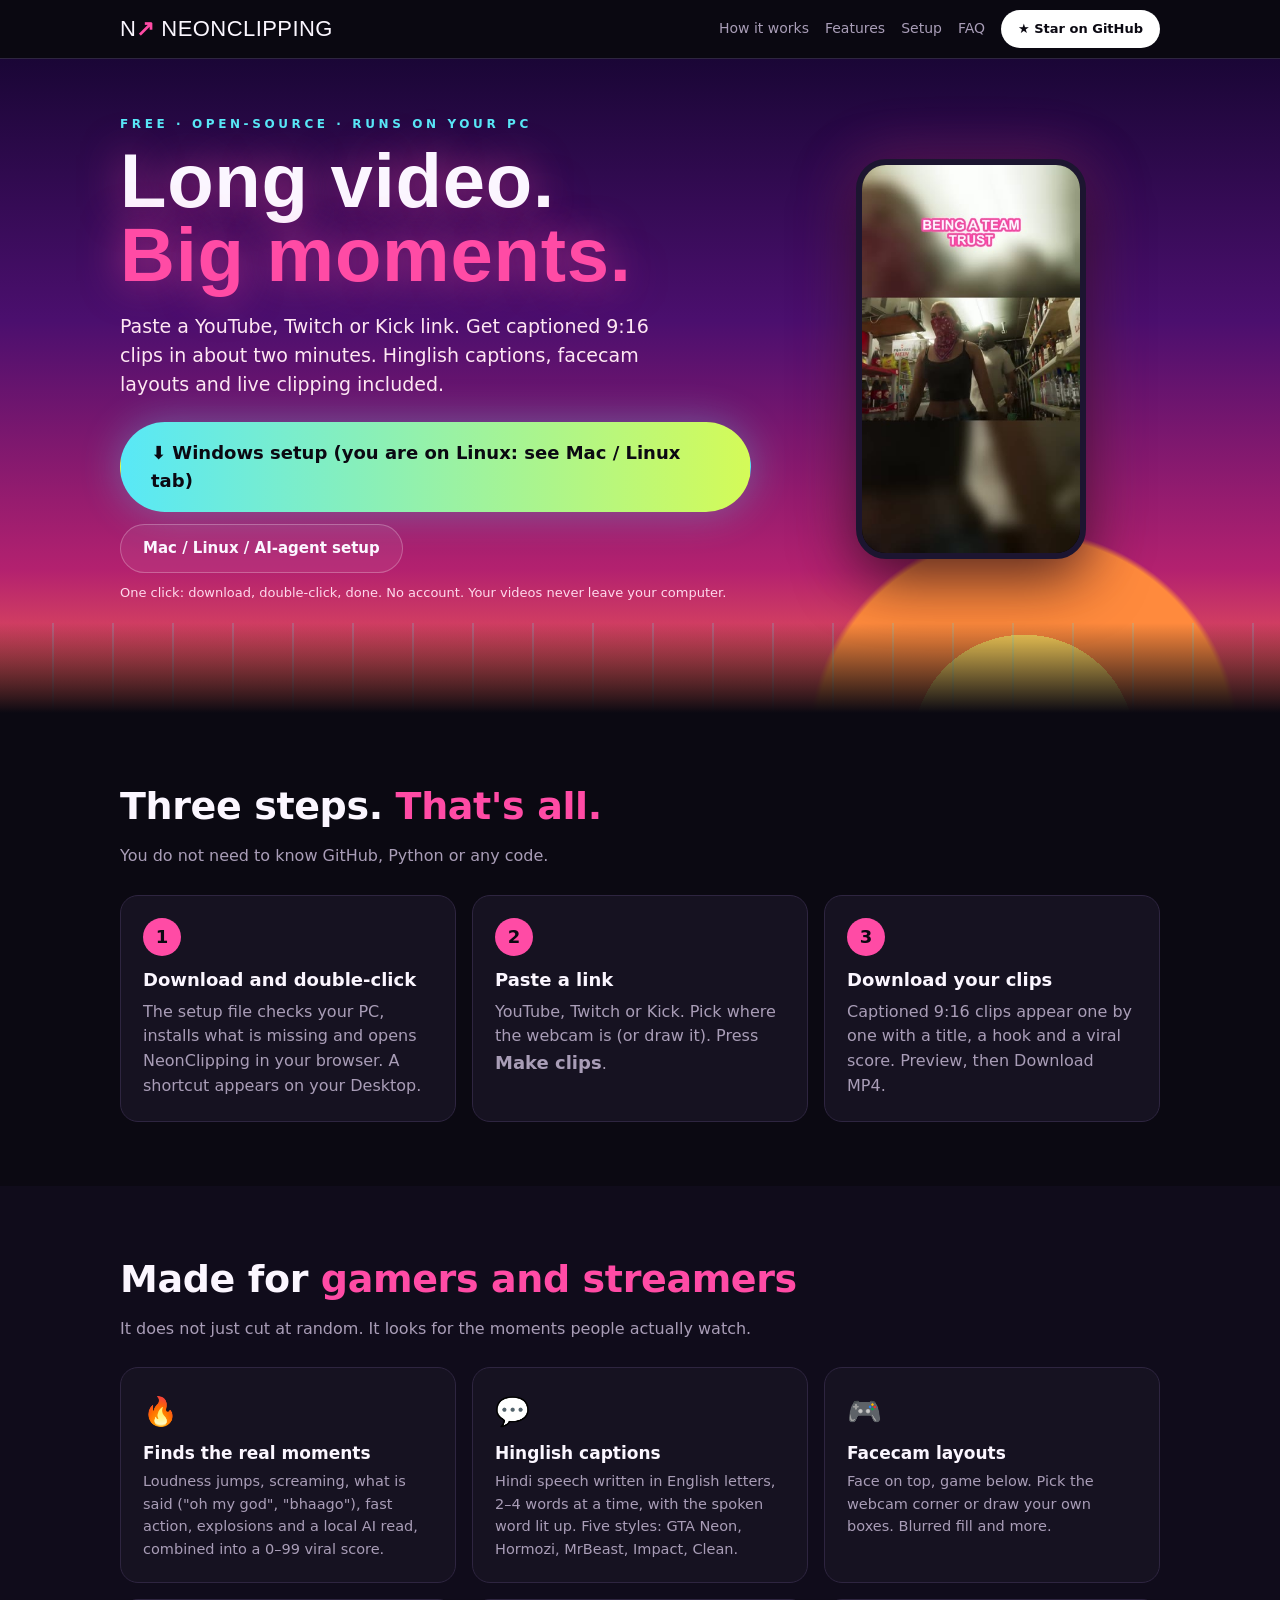
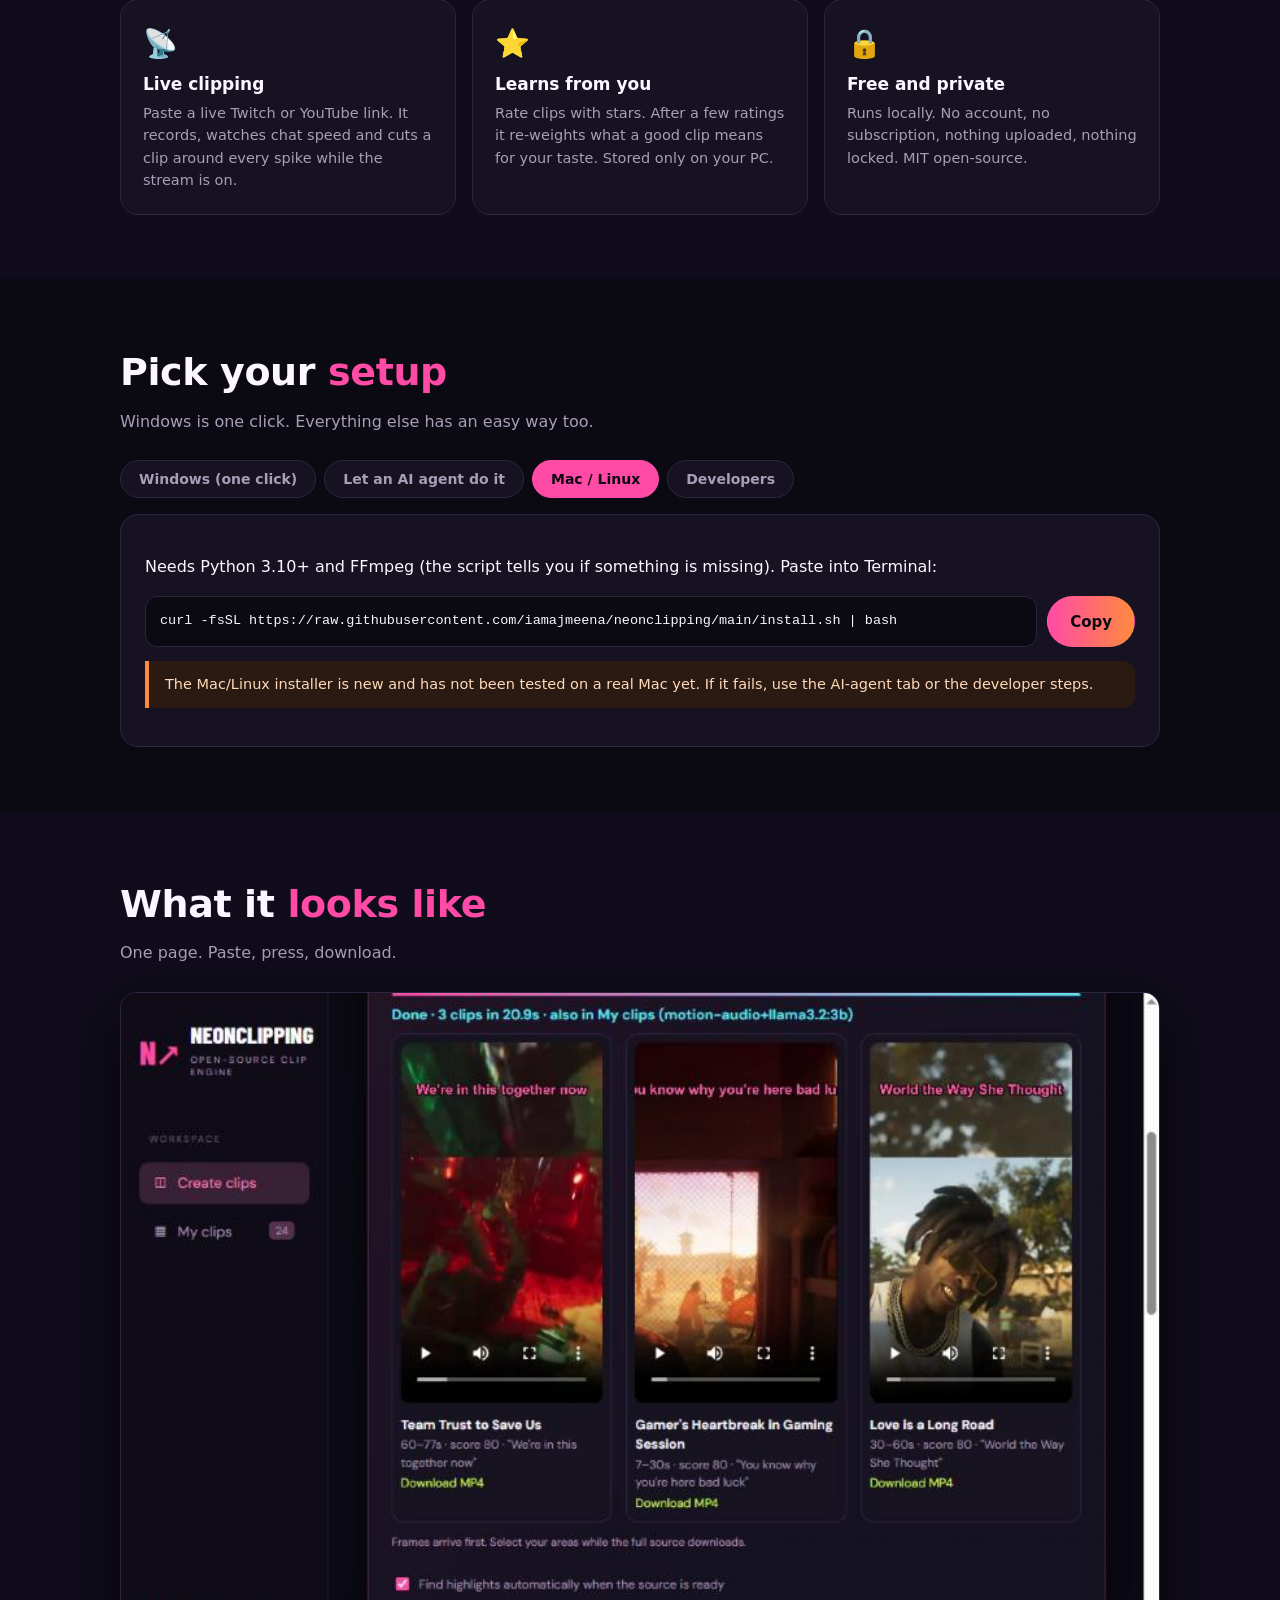
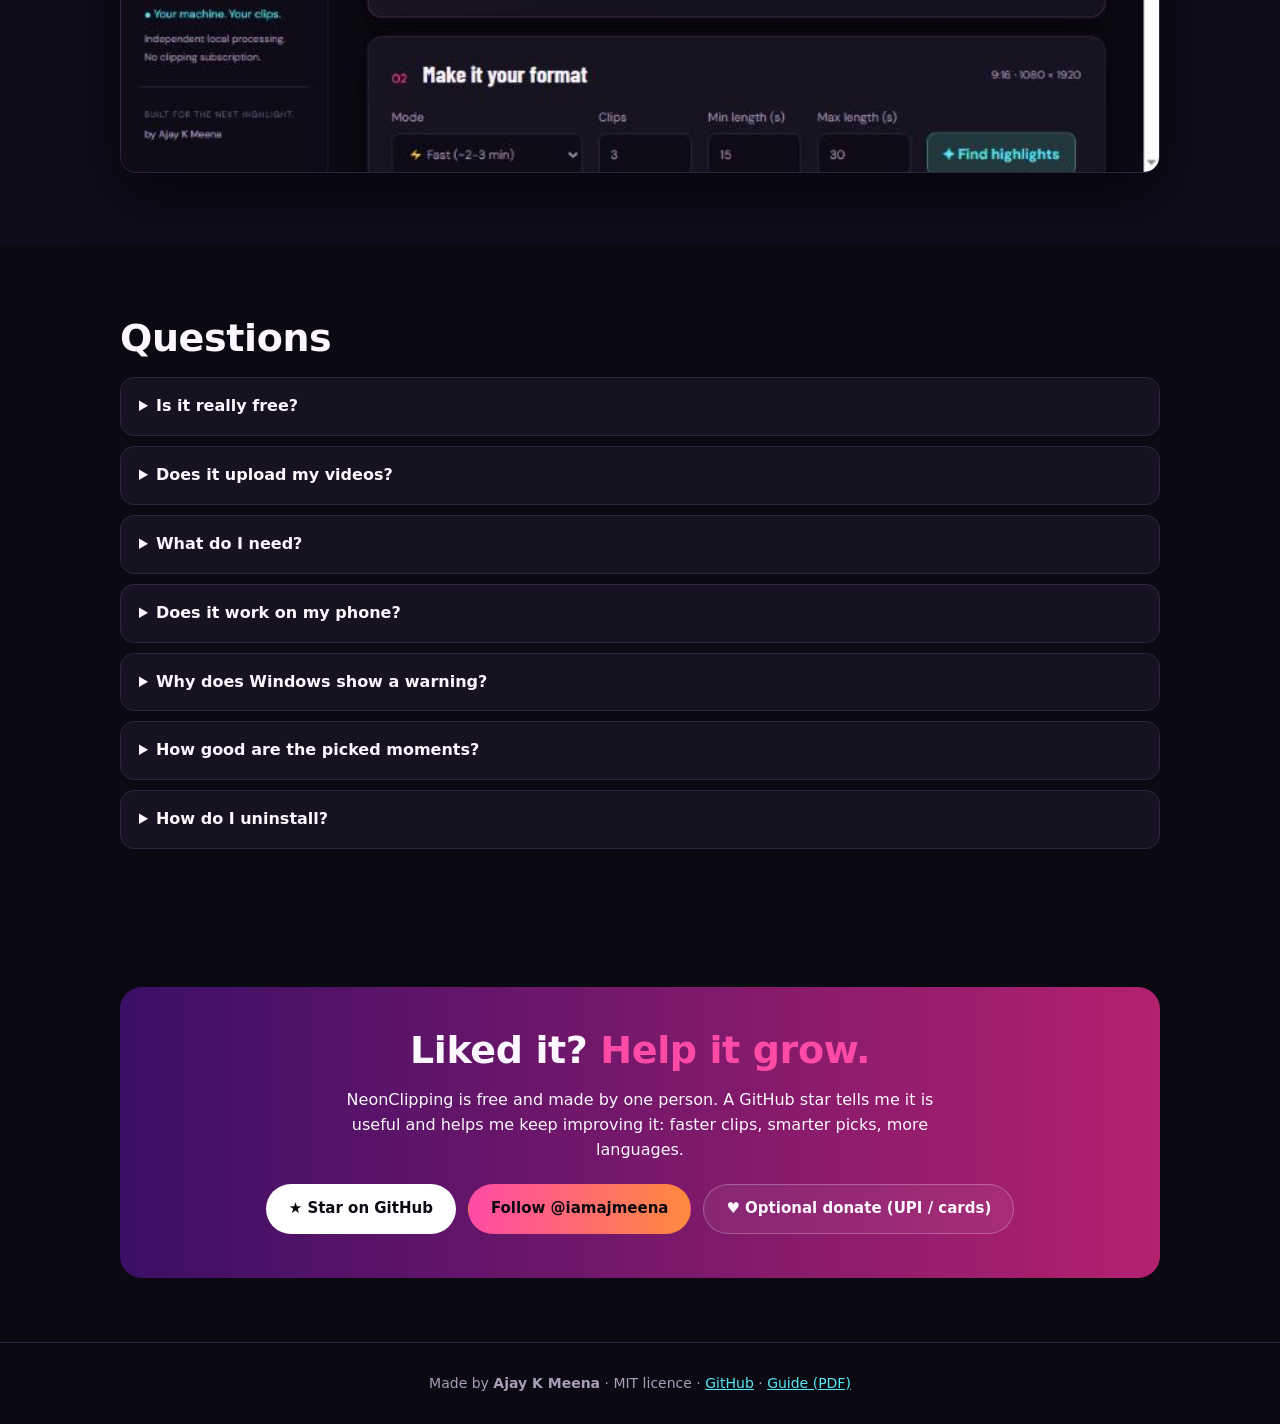
<file: neonclipping/docs/index.html>
<!doctype html>
<html lang="en">
<head>
<meta charset="utf-8">
<meta name="viewport" content="width=device-width, initial-scale=1">
<title>NeonClipping · Free AI clip maker for gamers and streamers</title>
<meta name="description" content="Paste a YouTube, Twitch or Kick link and get captioned 9:16 clips in about two minutes. Free, open-source, runs on your own PC. Hinglish captions, facecam layouts, live clipping.">
<meta property="og:title" content="NeonClipping: paste a link, get captioned 9:16 clips">
<meta property="og:description" content="Free and open-source. One-click setup for Windows. Hinglish captions, facecam layouts, live clipping, learns from your star ratings.">
<meta property="og:type" content="website">
<link rel="icon" href="data:image/svg+xml,%3Csvg xmlns='http://www.w3.org/2000/svg' viewBox='0 0 64 64'%3E%3Crect width='64' height='64' rx='14' fill='%230b0912'/%3E%3Ctext x='8' y='46' font-family='Impact,Arial Black' font-size='38' fill='%23ff4ba5'%3EN%3C/text%3E%3Cpath d='M34 40 L52 22 M40 22 H52 V34' stroke='%2358e8f7' stroke-width='5' fill='none' stroke-linecap='round'/%3E%3C/svg%3E">
<style>
:root{--bg:#0b0912;--panel:#161221;--line:#2e2540;--pink:#ff4ba5;--cyan:#58e8f7;--lime:#d4fb58;--orange:#ff8a3d;--white:#fbf6ff;--muted:#a99db7}
*{box-sizing:border-box}html{scroll-behavior:smooth}
body{margin:0;background:var(--bg);color:var(--white);font-family:"Segoe UI",system-ui,-apple-system,"Nirmala UI",sans-serif;line-height:1.55}
a{color:var(--cyan)}
.wrap{max-width:1080px;margin:0 auto;padding:0 20px}
nav{position:sticky;top:0;z-index:20;background:#0b0912e6;backdrop-filter:blur(10px);border-bottom:1px solid var(--line)}
nav .wrap{display:flex;align-items:center;gap:18px;height:58px}
.logo{font-family:Impact,"Arial Black",sans-serif;font-size:22px;letter-spacing:.02em;color:var(--white);text-decoration:none}.logo b{color:var(--pink)}
nav .links{margin-left:auto;display:flex;gap:16px;align-items:center;font-size:14px}nav .links a{color:var(--muted);text-decoration:none}nav .links a:hover{color:var(--white)}
.btn{display:inline-flex;align-items:center;gap:8px;border-radius:999px;padding:12px 22px;font-weight:800;text-decoration:none;border:1px solid transparent;cursor:pointer;font-size:15px;font-family:inherit}
.btn.main{background:linear-gradient(90deg,var(--cyan),var(--lime));color:#0b0912;font-size:18px;padding:16px 30px;box-shadow:0 0 40px #58e8f755}
.btn.pink{background:linear-gradient(90deg,var(--pink),var(--orange));color:#0b0912}
.btn.ghost{background:#ffffff10;border-color:#ffffff40;color:var(--white)}
.btn.white{background:#fff;color:#0b0912}
.btn:hover{transform:translateY(-2px)}
.hero{position:relative;overflow:hidden;background:radial-gradient(circle at 80% 105%,#ffd45a 0 9%,#ff8a3d 9% 17%,transparent 17.5%),linear-gradient(180deg,#1a0636 0%,#4b0f6e 40%,#b3216f 78%,#ff6a4d 100%)}
.hero::after{content:"";position:absolute;left:-10%;right:-10%;bottom:0;height:90px;background:linear-gradient(#0b091200,#0b0912),repeating-linear-gradient(90deg,#58e8f733 0 2px,transparent 2px 60px)}
.hero .wrap{display:grid;grid-template-columns:1.25fr .75fr;gap:30px;align-items:center;padding-top:56px;padding-bottom:110px;position:relative;z-index:1}
.kicker{letter-spacing:.3em;font-size:12px;font-weight:800;color:var(--cyan)}
h1{font-family:Impact,"Arial Black",sans-serif;font-size:clamp(40px,7vw,76px);line-height:.98;margin:10px 0 14px;letter-spacing:.01em;text-shadow:0 0 40px #ff4ba599}h1 em{font-style:normal;color:var(--pink)}
.sub{font-size:19px;max-width:560px;color:#ffe7f3}
.cta{display:flex;flex-wrap:wrap;gap:12px;margin:22px 0 10px}
.fine{font-size:13px;color:#ffd9ec}
.phone{justify-self:center;width:230px;border-radius:30px;border:6px solid #1c1530;box-shadow:0 20px 60px #000a,0 0 60px #ff4ba555;overflow:hidden;background:#000}
.phone img,.phone video{display:block;width:100%}
section{padding:64px 0}
h2{font-size:clamp(26px,4vw,38px);margin:0 0 8px;letter-spacing:-.01em}h2 em{font-style:normal;color:var(--pink)}
.lead{color:var(--muted);max-width:680px;margin:0 0 26px}
.steps{display:grid;grid-template-columns:repeat(3,1fr);gap:16px}
.step{background:var(--panel);border:1px solid var(--line);border-radius:18px;padding:22px}
.step .n{width:38px;height:38px;border-radius:50%;background:var(--pink);color:#0b0912;font-weight:900;display:flex;align-items:center;justify-content:center;margin-bottom:10px;font-size:18px}
.step b{font-size:18px}.step p{color:var(--muted);margin:6px 0 0}
.grid{display:grid;grid-template-columns:repeat(3,1fr);gap:16px}
.tile{background:var(--panel);border:1px solid var(--line);border-radius:18px;padding:22px}
.tile .ic{font-size:28px}.tile b{display:block;font-size:17px;margin:6px 0 4px}.tile p{margin:0;color:var(--muted);font-size:14.5px}
.tabs{display:flex;flex-wrap:wrap;gap:8px;margin-bottom:16px}
.tab{background:var(--panel);border:1px solid var(--line);color:var(--muted);padding:10px 18px;border-radius:999px;cursor:pointer;font-weight:700;font-family:inherit;font-size:14px}
.tab.on{background:var(--pink);border-color:var(--pink);color:#0b0912}
.pane{display:none;background:var(--panel);border:1px solid var(--line);border-radius:18px;padding:24px}.pane.on{display:block}
.pane ol{padding-left:20px;margin:10px 0}.pane li{margin:6px 0}
code,pre{font-family:Consolas,monospace}pre{background:#0b0912;border:1px solid var(--line);border-radius:12px;padding:14px;overflow:auto;font-size:13.5px;margin:10px 0;white-space:pre-wrap;word-break:break-all}
.copy{display:flex;gap:10px;align-items:stretch;flex-wrap:wrap}.copy pre{flex:1;margin:0;min-width:240px}
.note{border-left:4px solid var(--orange);background:#2a1a12;padding:12px 16px;border-radius:0 12px 12px 0;color:#ffd9b8;font-size:14.5px;margin:14px 0}
.shot{width:100%;border-radius:16px;border:1px solid var(--line);box-shadow:0 20px 60px #000a}
details{background:var(--panel);border:1px solid var(--line);border-radius:14px;padding:4px 18px;margin:10px 0}summary{cursor:pointer;font-weight:700;padding:12px 0}details p{color:var(--muted);margin:0 0 14px}
.support{background:linear-gradient(90deg,#3b0f66,#b3216f);border-radius:22px;padding:34px;text-align:center}
.support .cta{justify-content:center}
footer{border-top:1px solid var(--line);padding:30px 0;color:var(--muted);font-size:14px;text-align:center}
.os-note{display:none}
@media(max-width:820px){.hero .wrap{grid-template-columns:1fr;padding-bottom:90px}.phone{width:200px}.steps,.grid{grid-template-columns:1fr}nav .links a.hide-s{display:none}}
@media(prefers-reduced-motion:reduce){*{scroll-behavior:auto!important;transition:none!important}}
</style>
</head>
<body>

<nav><div class="wrap">
  <a class="logo" href="#">N<b>↗</b> NEONCLIPPING</a>
  <div class="links">
    <a class="hide-s" href="#how">How it works</a><a class="hide-s" href="#features">Features</a><a class="hide-s" href="#setup">Setup</a><a class="hide-s" href="#faq">FAQ</a>
    <a class="btn white" style="padding:8px 16px;font-size:13px" href="https://github.com/iamajmeena/neonclipping" target="_blank" rel="noopener">★ Star on GitHub</a>
  </div>
</div></nav>

<header class="hero"><div class="wrap">
  <div>
    <div class="kicker">FREE · OPEN-SOURCE · RUNS ON YOUR PC</div>
    <h1>Long video.<br><em>Big moments.</em></h1>
    <p class="sub">Paste a YouTube, Twitch or Kick link. Get captioned 9:16 clips in about two minutes. Hinglish captions, facecam layouts and live clipping included.</p>
    <div class="cta">
      <a class="btn main" id="dl" href="https://github.com/iamajmeena/neonclipping/releases/latest/download/NeonClipping-Setup.bat">⬇ Download for Windows</a>
      <a class="btn ghost" href="#setup">Mac / Linux / AI-agent setup</a>
    </div>
    <div class="fine">One click: download, double-click, done. No account. Your videos never leave your computer.</div>
    <div class="os-note note" id="mobile-note"><b>You are on a phone.</b> NeonClipping runs on a computer. Open this page on your PC, or <a href="#" id="copy-link">copy this page link</a> and send it to yourself.</div>
  </div>
  <div class="phone"><video src="demo.mp4" poster="demo-poster.jpg" autoplay loop muted playsinline preload="auto" aria-label="A NeonClipping clip: hook title, captions"></video></div>
</div></header>

<section id="how"><div class="wrap">
  <h2>Three steps. <em>That's all.</em></h2>
  <p class="lead">You do not need to know GitHub, Python or any code.</p>
  <div class="steps">
    <div class="step"><div class="n">1</div><b>Download and double-click</b><p>The setup file checks your PC, installs what is missing and opens NeonClipping in your browser. A shortcut appears on your Desktop.</p></div>
    <div class="step"><div class="n">2</div><b>Paste a link</b><p>YouTube, Twitch or Kick. Pick where the webcam is (or draw it). Press <b>Make clips</b>.</p></div>
    <div class="step"><div class="n">3</div><b>Download your clips</b><p>Captioned 9:16 clips appear one by one with a title, a hook and a viral score. Preview, then Download MP4.</p></div>
  </div>
</div></section>

<section id="features" style="background:#100c1b"><div class="wrap">
  <h2>Made for <em>gamers and streamers</em></h2>
  <p class="lead">It does not just cut at random. It looks for the moments people actually watch.</p>
  <div class="grid">
    <div class="tile"><div class="ic">🔥</div><b>Finds the real moments</b><p>Loudness jumps, screaming, what is said ("oh my god", "bhaago"), fast action, explosions and a local AI read, combined into a 0–99 viral score.</p></div>
    <div class="tile"><div class="ic">💬</div><b>Hinglish captions</b><p>Hindi speech written in English letters, 2–4 words at a time, with the spoken word lit up. Five styles: GTA Neon, Hormozi, MrBeast, Impact, Clean.</p></div>
    <div class="tile"><div class="ic">🎮</div><b>Facecam layouts</b><p>Face on top, game below. Pick the webcam corner or draw your own boxes. Blurred fill and more.</p></div>
    <div class="tile"><div class="ic">📡</div><b>Live clipping</b><p>Paste a live Twitch or YouTube link. It records, watches chat speed and cuts a clip around every spike while the stream is on.</p></div>
    <div class="tile"><div class="ic">⭐</div><b>Learns from you</b><p>Rate clips with stars. After a few ratings it re-weights what a good clip means for your taste. Stored only on your PC.</p></div>
    <div class="tile"><div class="ic">🔒</div><b>Free and private</b><p>Runs locally. No account, no subscription, nothing uploaded, nothing locked. MIT open-source.</p></div>
  </div>
</div></section>

<section id="setup"><div class="wrap">
  <h2>Pick your <em>setup</em></h2>
  <p class="lead">Windows is one click. Everything else has an easy way too.</p>
  <div class="tabs" role="tablist">
    <button class="tab on" data-p="win">Windows (one click)</button>
    <button class="tab" data-p="ai">Let an AI agent do it</button>
    <button class="tab" data-p="mac">Mac / Linux</button>
    <button class="tab" data-p="dev">Developers</button>
  </div>

  <div class="pane on" id="p-win">
    <a class="btn main" href="https://github.com/iamajmeena/neonclipping/releases/latest/download/NeonClipping-Setup.bat">⬇ Download NeonClipping-Setup.bat</a>
    <ol>
      <li>Open the downloaded file (double-click). If Windows asks "Windows protected your PC", press <b>More info → Run anyway</b>. The file is plain text and not code-signed; you can open it in Notepad first.</li>
      <li>It checks your PC and installs what is missing (Python, FFmpeg). Needs internet, about 3–8 minutes, no admin rights.</li>
      <li>It asks two optional questions (GPU libraries, AI titles) and then opens NeonClipping in your browser.</li>
      <li>Next time just double-click the <b>NeonClipping</b> shortcut on your Desktop.</li>
    </ol>
    <div class="note">Everything is installed in one folder (<code>%LOCALAPPDATA%\NeonClipping</code>). Delete it to uninstall.</div>
  </div>

  <div class="pane" id="p-ai">
    <p>Don't want to read anything? Give this prompt to an AI agent that can run commands on your computer (Claude Code, OpenAI Codex, Google Antigravity, Cursor). It checks your PC, installs everything, opens the app and explains it to you in simple Hindi.</p>
    <button class="btn pink" id="copy-prompt">📋 Copy the setup prompt</button>
    <span id="copy-prompt-msg" style="margin-left:10px;color:var(--lime)"></span>
    <p style="margin-top:14px"><a href="NEONCLIPPING-AGENT-SETUP-PROMPT.txt" target="_blank" rel="noopener">Open the prompt as a text file</a> · <a href="NeonClipping-Guide-EN-HI.pdf" target="_blank" rel="noopener">Read the guide (PDF, English + हिंदी)</a></p>
  </div>

  <div class="pane" id="p-mac">
    <p>Needs Python 3.10+ and FFmpeg (the script tells you if something is missing). Paste into Terminal:</p>
    <div class="copy"><pre id="mac-cmd">curl -fsSL https://raw.githubusercontent.com/iamajmeena/neonclipping/main/install.sh | bash</pre><button class="btn pink" data-copy="mac-cmd">Copy</button></div>
    <div class="note">The Mac/Linux installer is new and has not been tested on a real Mac yet. If it fails, use the AI-agent tab or the developer steps.</div>
  </div>

  <div class="pane" id="p-dev">
    <pre>git clone https://github.com/iamajmeena/neonclipping
cd neonclipping
./run.ps1     # Windows
./run.sh      # Mac / Linux</pre>
    <p>Then open <code>http://127.0.0.1:8770</code>. Source, issues and the full README: <a href="https://github.com/iamajmeena/neonclipping" target="_blank" rel="noopener">github.com/iamajmeena/neonclipping</a>.</p>
  </div>
</div></section>

<section style="background:#100c1b"><div class="wrap">
  <h2>What it <em>looks like</em></h2>
  <p class="lead">One page. Paste, press, download.</p>
  <img class="shot" src="neonclipping-ui.jpg" alt="NeonClipping showing three finished clips">
</div></section>

<section id="faq"><div class="wrap">
  <h2>Questions</h2>
  <details><summary>Is it really free?</summary><p>Yes. It is open-source (MIT). No account, no subscription, no watermark, nothing locked behind a donation.</p></details>
  <details><summary>Does it upload my videos?</summary><p>No. Everything runs on your own computer. Videos, clips and your ratings stay in the app folder. The app only talks to YouTube/Twitch/Kick to fetch the video you paste.</p></details>
  <details><summary>What do I need?</summary><p>A Windows 10/11 PC (a Mac/Linux script exists but is untested) and internet for the first install. An NVIDIA GPU makes some steps faster but is not required.</p></details>
  <details><summary>Does it work on my phone?</summary><p>The tool runs on a computer. This website works on a phone, but the clip maker needs a PC. Using your phone as a remote for the app on your PC (same Wi-Fi) is planned, not built yet.</p></details>
  <details><summary>Why does Windows show a warning?</summary><p>The setup file is not code-signed (that costs money). It is plain text: right-click → Edit, or open it in Notepad, and read every line. The app itself is fully open-source on GitHub.</p></details>
  <details><summary>How good are the picked moments?</summary><p>It finds loud, energetic, quotable moments with fast action. It is a heuristic plus a small local AI, not magic: always watch a clip before posting. Your star ratings make it better at your taste.</p></details>
  <details><summary>How do I uninstall?</summary><p>Delete the NeonClipping folder in <code>%LOCALAPPDATA%</code> and the Desktop shortcut. Nothing else is changed on your PC (Python and FFmpeg stay if you had them).</p></details>
</div></section>

<section><div class="wrap">
  <div class="support">
    <h2>Liked it? <em>Help it grow.</em></h2>
    <p style="max-width:620px;margin:0 auto 6px">NeonClipping is free and made by one person. A GitHub star tells me it is useful and helps me keep improving it: faster clips, smarter picks, more languages.</p>
    <div class="cta">
      <a class="btn white" href="https://github.com/iamajmeena/neonclipping" target="_blank" rel="noopener">★ Star on GitHub</a>
      <a class="btn pink" href="https://www.instagram.com/iamajmeena/" target="_blank" rel="noopener">Follow @iamajmeena</a>
      <a class="btn ghost" href="https://rzp.io/rzp/JN41CpW" target="_blank" rel="noopener">♥ Optional donate (UPI / cards)</a>
    </div>
  </div>
</div></section>

<footer><div class="wrap">Made by <b>Ajay K Meena</b> · MIT licence · <a href="https://github.com/iamajmeena/neonclipping" target="_blank" rel="noopener">GitHub</a> · <a href="NeonClipping-Guide-EN-HI.pdf" target="_blank" rel="noopener">Guide (PDF)</a></div></footer>

<script>
(function(){
  // tabs
  document.querySelectorAll('.tab').forEach(function(t){t.onclick=function(){
    document.querySelectorAll('.tab').forEach(function(x){x.classList.toggle('on',x===t)});
    document.querySelectorAll('.pane').forEach(function(p){p.classList.toggle('on',p.id==='p-'+t.dataset.p)});
  };});
  // copy buttons
  document.querySelectorAll('[data-copy]').forEach(function(b){b.onclick=function(){
    var txt=document.getElementById(b.dataset.copy).textContent;
    navigator.clipboard.writeText(txt).then(function(){var o=b.textContent;b.textContent='Copied ✓';setTimeout(function(){b.textContent=o},1500)});
  };});
  // copy the agent prompt (loaded from the same site so it always matches the repo)
  var cp=document.getElementById('copy-prompt'),msg=document.getElementById('copy-prompt-msg');
  if(cp)cp.onclick=function(){
    fetch('NEONCLIPPING-AGENT-SETUP-PROMPT.txt').then(function(r){if(!r.ok)throw 0;return r.text()}).then(function(t){
      return navigator.clipboard.writeText(t).then(function(){msg.textContent='Copied ✓ now paste it into your AI agent'});
    }).catch(function(){msg.textContent='Could not copy. Use "Open the prompt as a text file" below.';msg.style.color='#ffb86b'});
  };
  // phone and non-Windows hints
  var ua=navigator.userAgent||'',mobile=/Android|iPhone|iPad|iPod/i.test(ua),mac=/Macintosh|Mac OS X/i.test(ua)&&!mobile,linux=/Linux|X11/i.test(ua)&&!mobile&&!/Windows/i.test(ua);
  if(mobile){document.getElementById('mobile-note').style.display='block';
    var c=document.getElementById('copy-link');if(c)c.onclick=function(e){e.preventDefault();navigator.clipboard&&navigator.clipboard.writeText(location.href);c.textContent='link copied ✓'};}
  if(mac||linux){var dl=document.getElementById('dl');dl.textContent='⬇ Windows setup (you are on '+(mac?'Mac':'Linux')+': see Mac / Linux tab)';dl.href='#setup';
    document.querySelector('[data-p="mac"]').click();}
})();
</script>
</body>
</html>
</file>
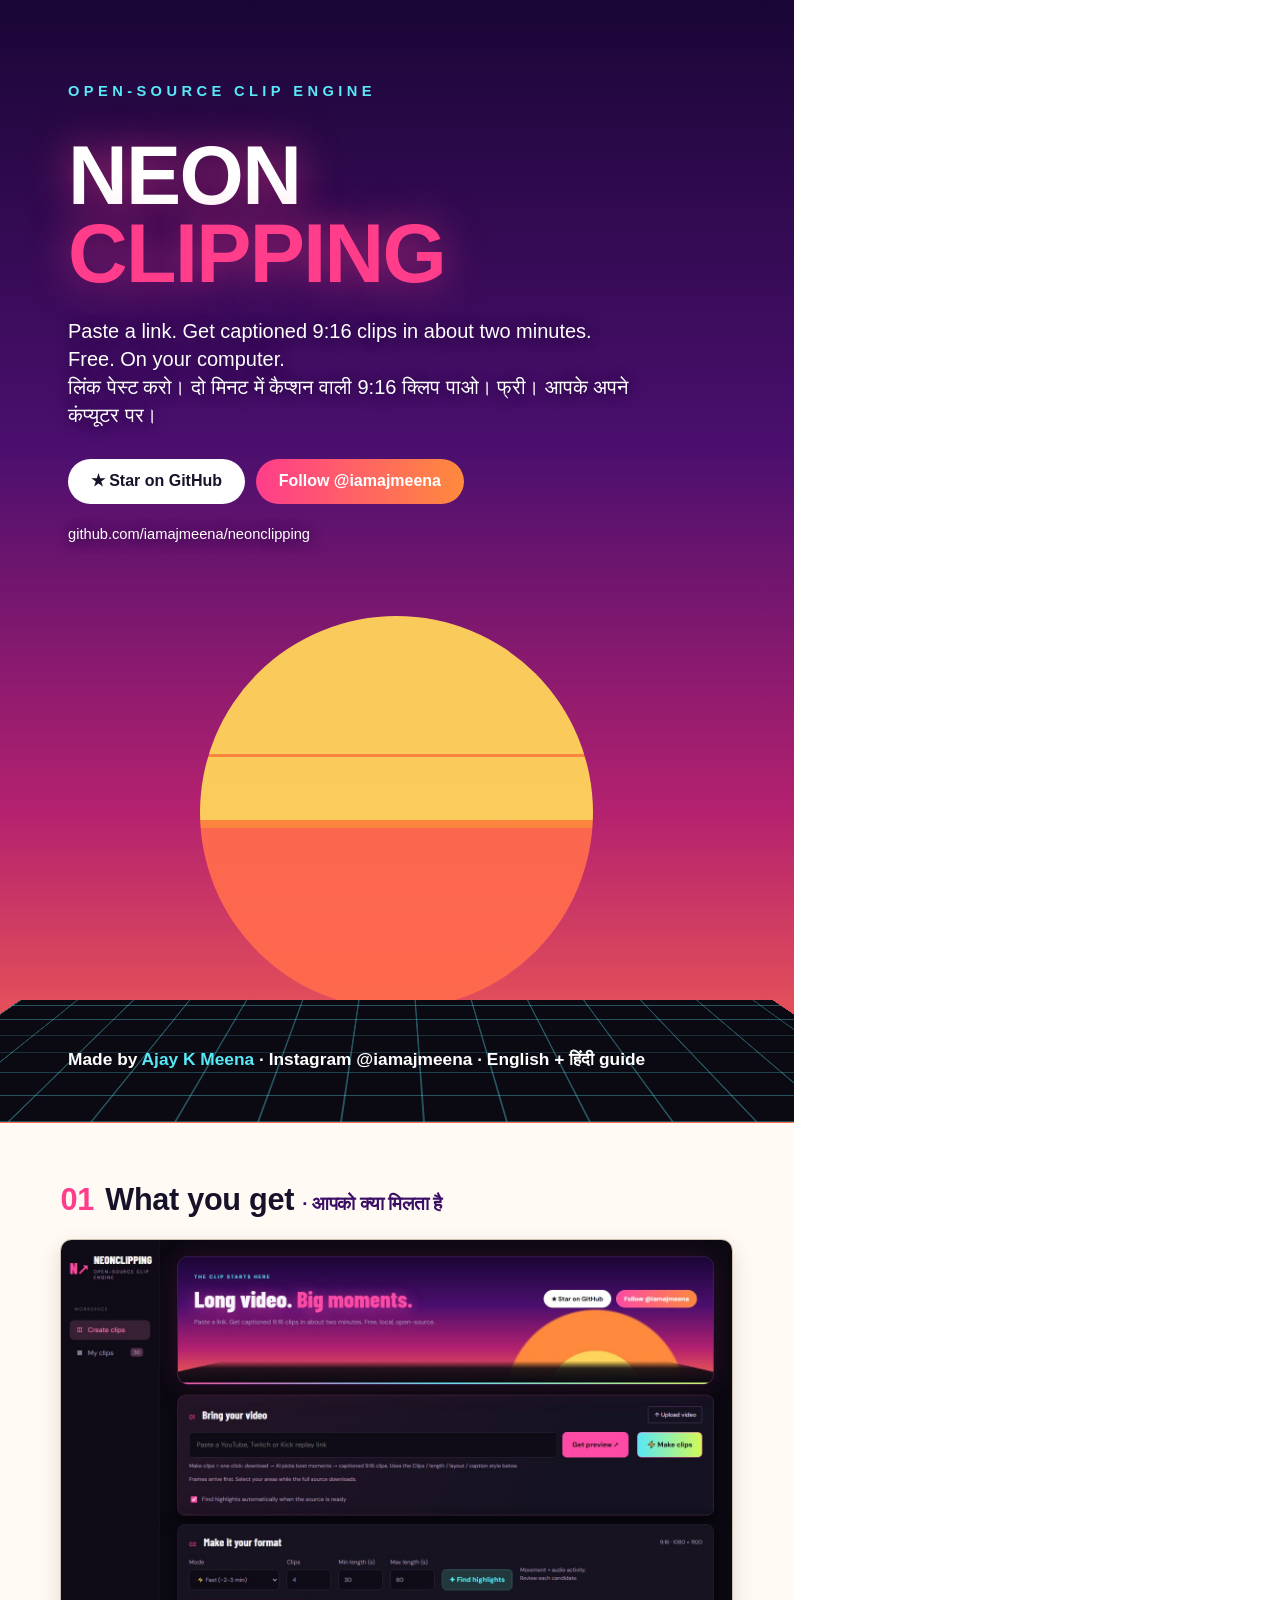
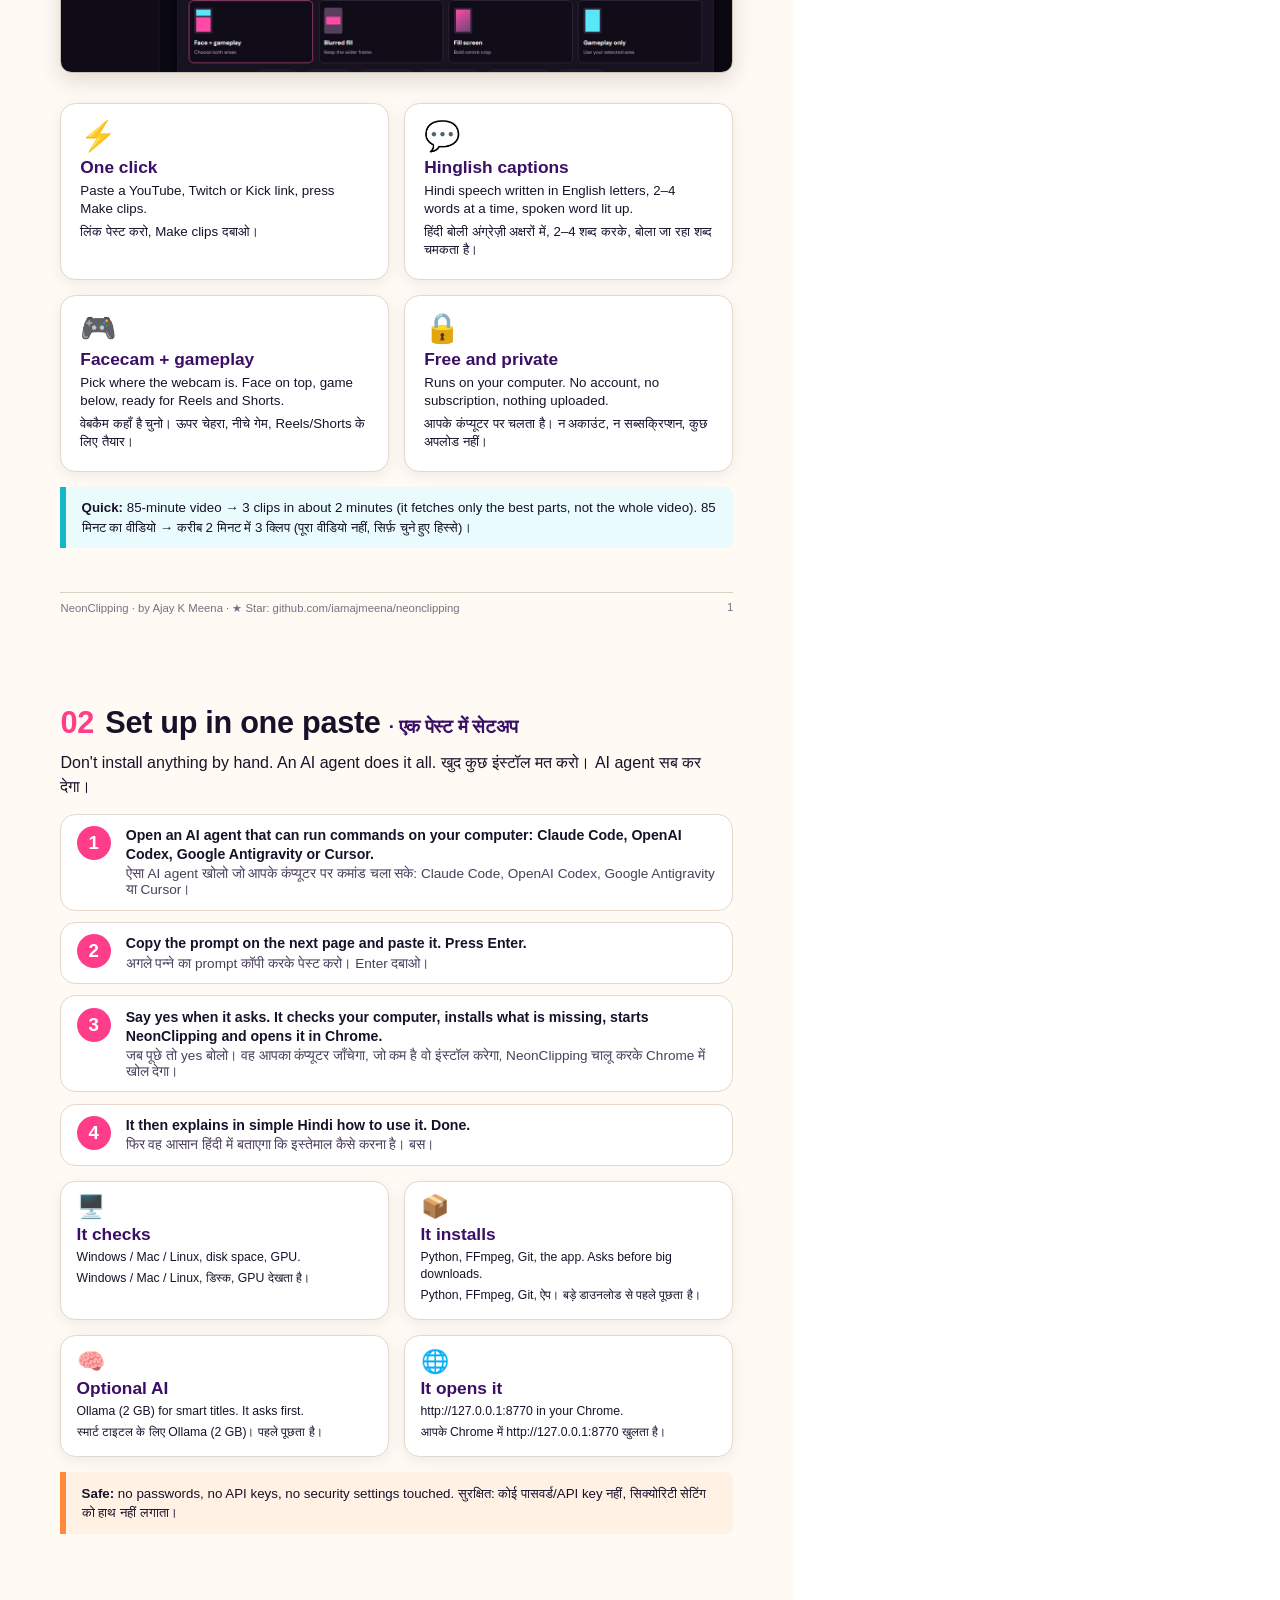
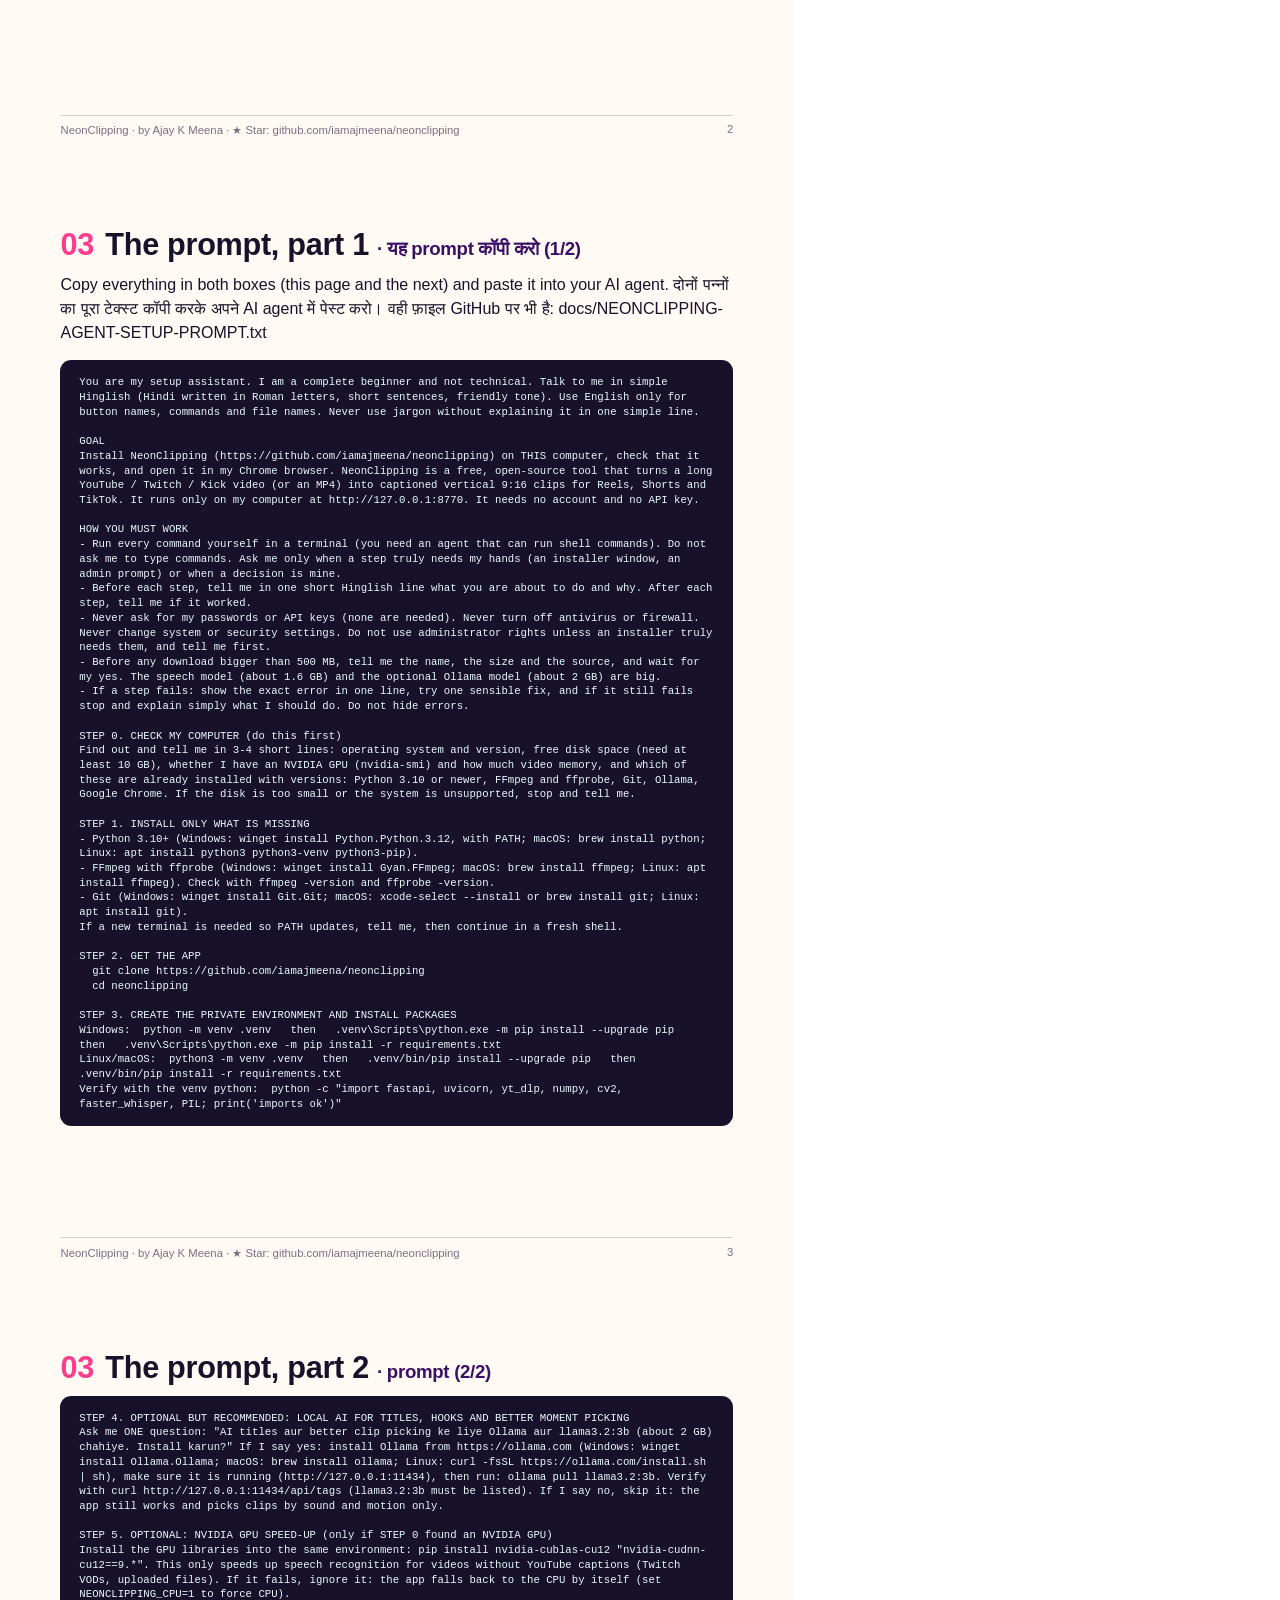
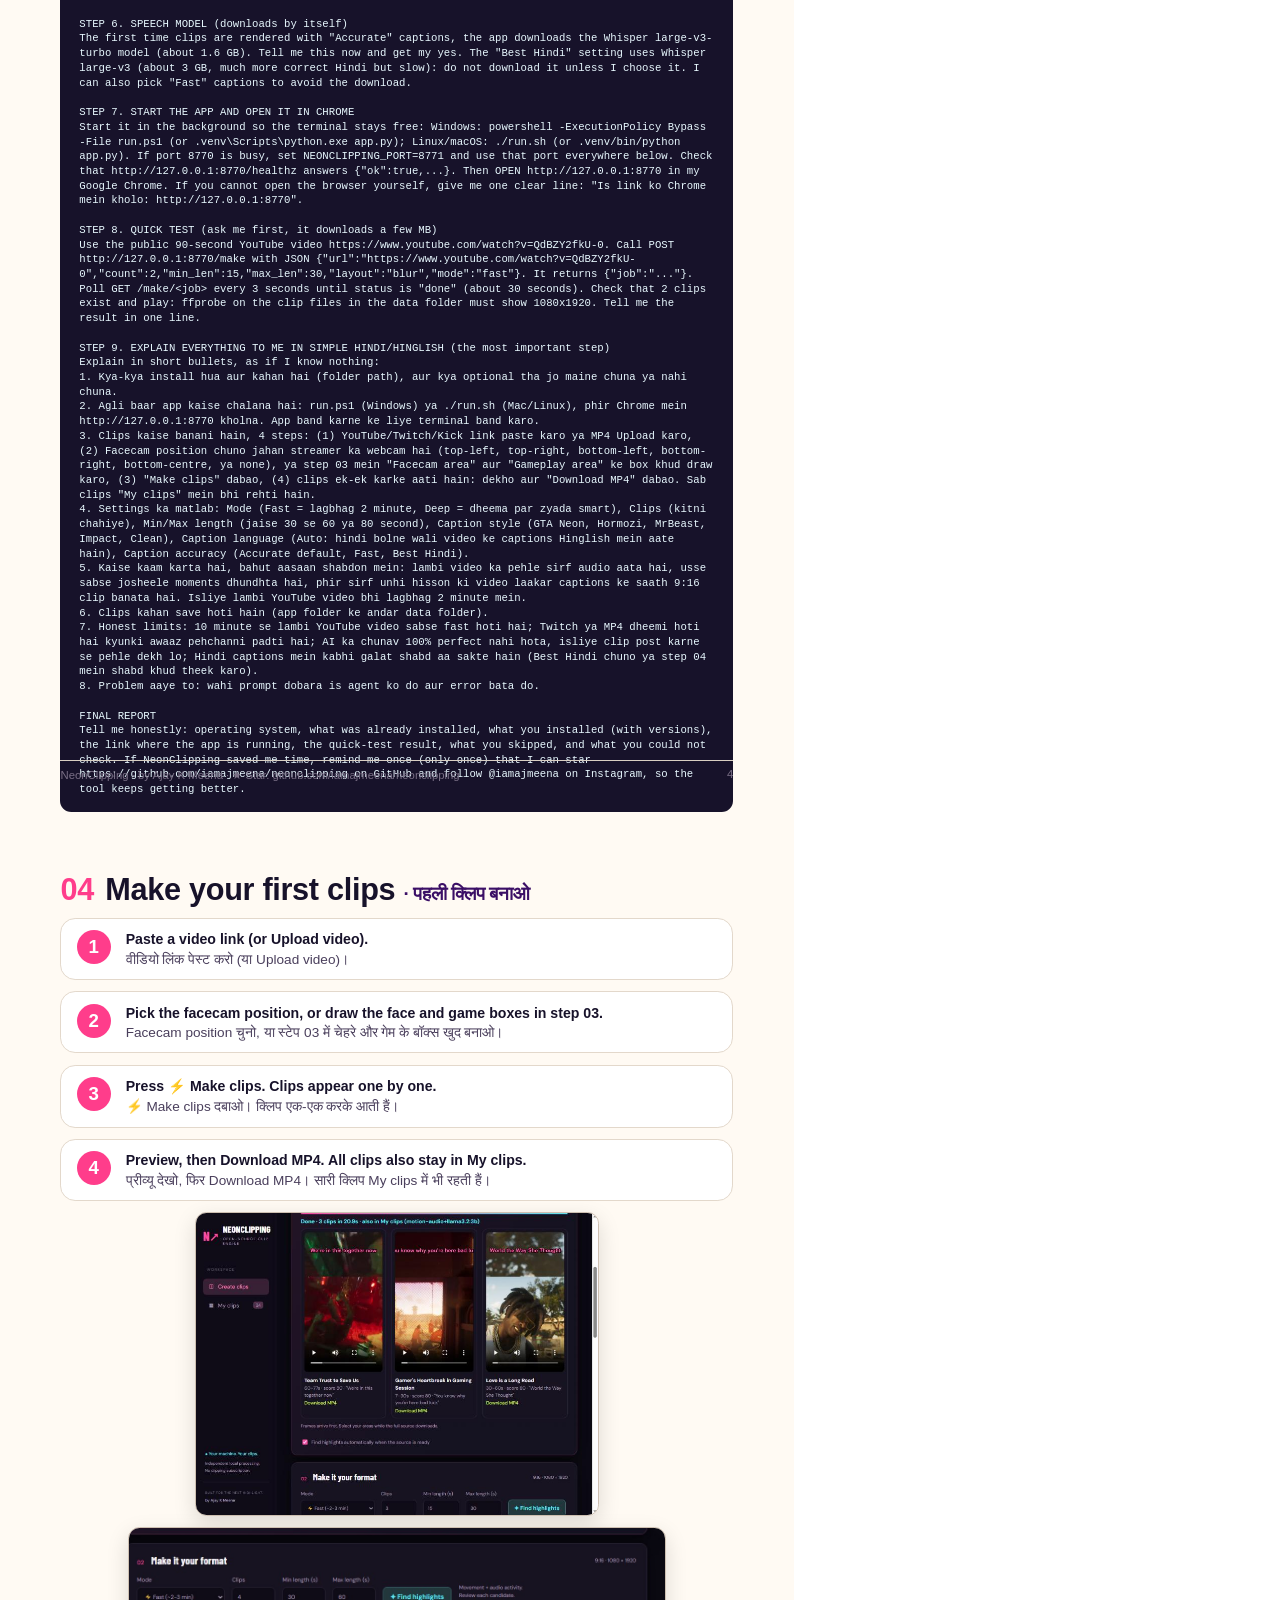
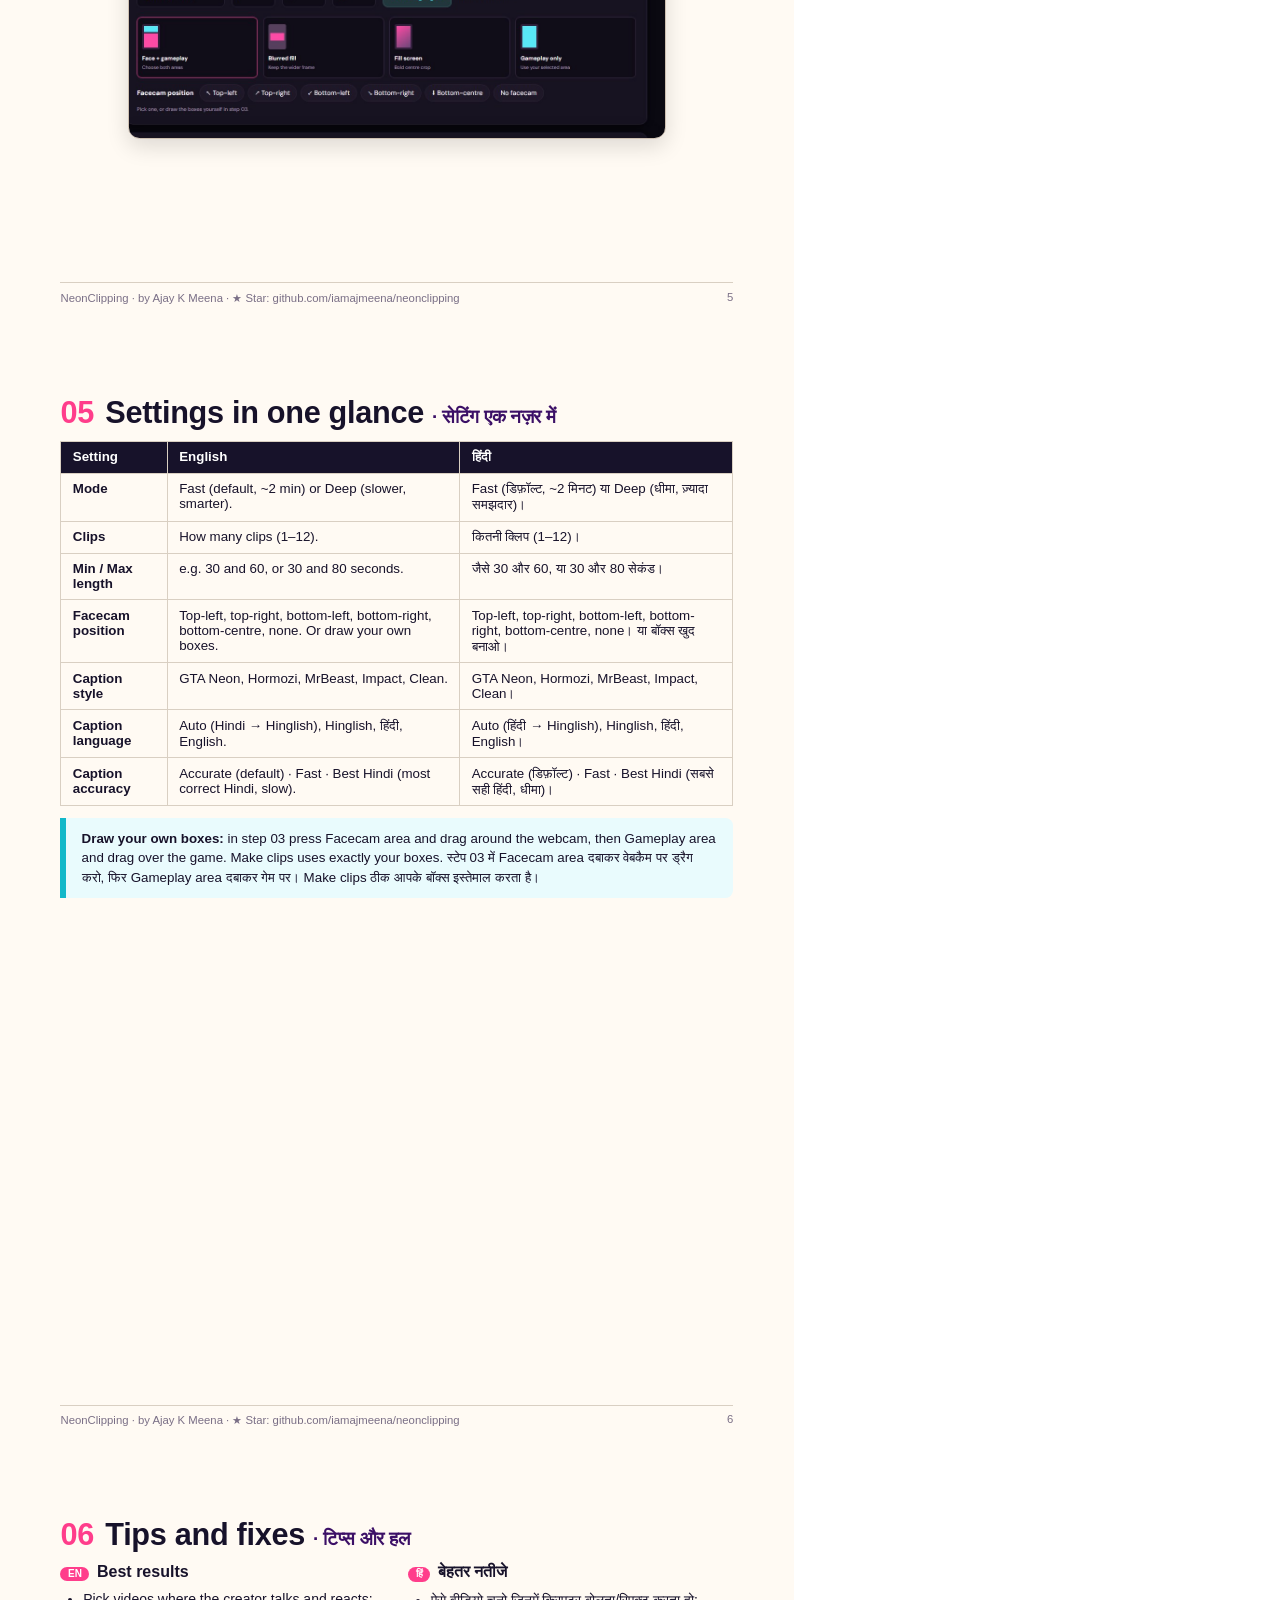
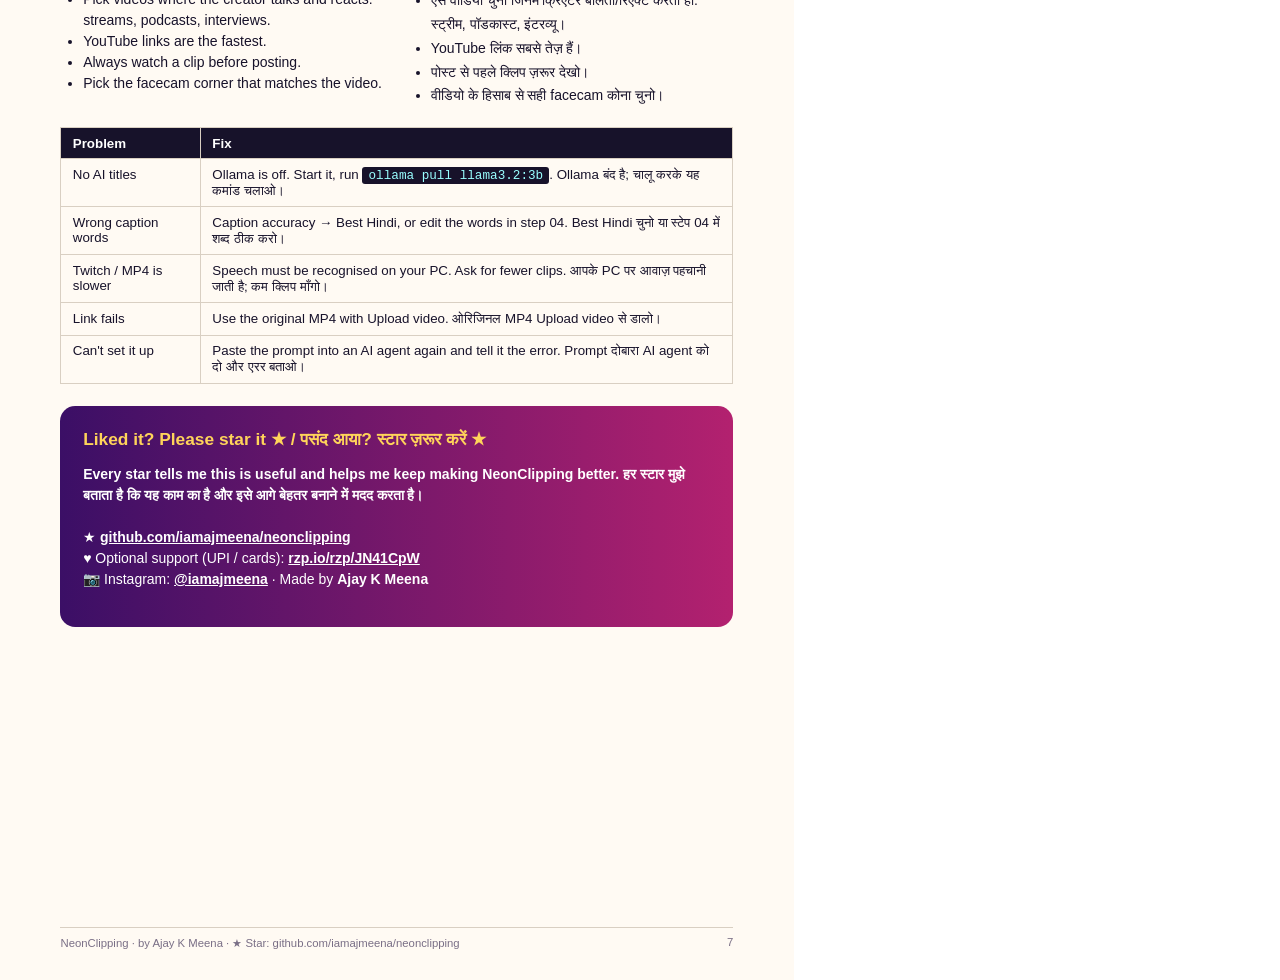
<file: neonclipping/docs/guide/guide.html>
<!doctype html>
<html lang="en"><head><meta charset="utf-8"><title>NeonClipping Guide · English + हिंदी</title>
<style>@page{size:A4;margin:0}
:root{--ink:#17122a;--paper:#fffaf3;--pink:#ff3d8b;--orange:#ff8a3d;--cyan:#12b8c9;--lime:#a6d800;--violet:#3b0f66}
*{box-sizing:border-box}
html{font-family:"Segoe UI","Nirmala UI","Mangal",sans-serif;color:var(--ink)}
body{margin:0;background:#fff}
.page{width:210mm;height:297mm;position:relative;overflow:hidden;page-break-after:always;background:var(--paper);padding:16mm 16mm 16mm}
.page.cover{padding:0;background:linear-gradient(180deg,#1a0636 0%,#4b0f6e 40%,#b3216f 72%,#ff6a4d 100%);color:#fff}
.cover .sun{position:absolute;left:50%;bottom:30mm;width:104mm;height:104mm;margin-left:-52mm;border-radius:50%;background:linear-gradient(180deg,#ffd45a 0 35%,#ff8a3d 35% 36%,#ffd45a 36% 52%,#ff8a3d 52% 54%,#ff6a4d 54%);opacity:.95}
.cover .grid{position:absolute;left:-20%;right:-20%;bottom:0;height:90mm;background:#0b0912;background-image:repeating-linear-gradient(90deg,#58e8f755 0 2px,transparent 2px 22mm),repeating-linear-gradient(0deg,#58e8f755 0 2px,transparent 2px 14mm);transform:perspective(160mm) rotateX(58deg);transform-origin:bottom}
.cover .txt{position:absolute;left:18mm;right:18mm;top:22mm;z-index:2}
.kicker{letter-spacing:.3em;font-size:11pt;font-weight:700;color:#58e8f7}
.cover h1{font-size:62pt;line-height:.95;margin:10mm 0 6mm;font-weight:900;letter-spacing:-.02em;text-shadow:0 0 40px #ff3d8b99}
.cover h1 em{font-style:normal;color:var(--pink)}
.cover p{font-size:15pt;max-width:150mm;line-height:1.4;text-shadow:0 1px 14px #1a0636}
.cover .by{position:absolute;left:18mm;bottom:14mm;z-index:2;font-weight:700;font-size:13pt}
.cover .by span{color:#58e8f7}
.chip{display:inline-block;background:#fff;color:#17122a;border-radius:99px;padding:3mm 6mm;font-weight:800;font-size:12pt;margin-right:3mm;text-shadow:none}
.chip.ig{background:linear-gradient(90deg,#ff3d8b,#ff8a3d);color:#fff}
h2{font-size:23pt;margin:0 0 3mm;font-weight:900;letter-spacing:-.01em;line-height:1.1}
h2 .n{color:var(--pink);margin-right:3mm}
h3{font-size:13pt;margin:5mm 0 1.5mm;color:var(--violet)}
p,li{font-size:10.5pt;line-height:1.5}
ul,ol{padding-left:6mm;margin:2mm 0}
code{background:#17122a;color:#9ff;border-radius:3px;padding:.3mm 1.6mm;font-family:Consolas,monospace;font-size:9.5pt}
pre{background:#17122a;color:#e8f9ff;padding:4mm 5mm;border-radius:3mm;font-family:Consolas,monospace;font-size:10pt;line-height:1.5;margin:3mm 0;white-space:pre-wrap}
pre.pr{font-size:8pt;line-height:1.38}
.shot{border:1px solid #cdbfb0;border-radius:3mm;box-shadow:0 2mm 6mm #0002;margin:3mm 0;max-width:100%}
.note{border-left:1.6mm solid var(--cyan);background:#e9fbfd;padding:3mm 4mm;border-radius:0 2mm 2mm 0;font-size:10pt;line-height:1.45;margin:3mm 0}
.warn{border-left-color:var(--orange);background:#fff1e3}
table{border-collapse:collapse;width:100%;margin:3mm 0;font-size:10pt}
td,th{border:1px solid #d9cfc2;padding:2mm 3mm;text-align:left;vertical-align:top}
th{background:#17122a;color:#fff}
.foot{position:absolute;left:16mm;right:16mm;bottom:8mm;font-size:8.5pt;color:#7a6f86;display:flex;justify-content:space-between;border-top:1px solid #d9cfc2;padding-top:2mm}
.cta{background:linear-gradient(90deg,#3b0f66,#b3216f);color:#fff;border-radius:4mm;padding:6mm;margin-top:6mm}
.cta h3{color:#ffd45a;margin-top:0}
.cta a{color:#fff;font-weight:800}
.hi{font-family:"Nirmala UI","Mangal","Segoe UI",sans-serif}
.hi p,.hi li{line-height:1.7}
.cols{display:grid;grid-template-columns:1fr 1fr;gap:6mm}
.lg{display:inline-block;background:var(--pink);color:#fff;font-size:7.5pt;font-weight:800;border-radius:2mm;padding:.4mm 2mm;margin-right:2mm}
.sub{font-size:14pt;font-weight:700;color:var(--violet)}
.lead{font-size:12pt;margin:2mm 0 4mm}
.tiles{display:grid;grid-template-columns:1fr 1fr;gap:4mm;margin:4mm 0}
.tile{background:#fff;border:1px solid #e3d8cb;border-radius:4mm;padding:4mm 5mm;box-shadow:0 1mm 4mm #0001}
.tile .ic{font-size:22pt}
.tile b{display:block;font-size:13pt;margin:1mm 0;color:var(--violet)}
.tile p{margin:0 0 1mm;font-size:10pt;line-height:1.4}
.tiles.small .tile{padding:3mm 4mm}
.tiles.small .tile p{font-size:9.2pt}
.tiles.small .ic{font-size:17pt}
.steps{display:grid;gap:3mm;margin:3mm 0}
.stp{display:flex;gap:4mm;align-items:flex-start;background:#fff;border:1px solid #e3d8cb;border-radius:4mm;padding:3mm 4mm}
.stp .num{flex:none;width:9mm;height:9mm;border-radius:50%;background:var(--pink);color:#fff;font-weight:900;font-size:14pt;display:flex;align-items:center;justify-content:center}
.stp b{font-size:10.6pt;line-height:1.35;display:block}
.stp .hi{font-size:10.2pt;color:#4a3f5c;margin-top:.6mm}
</style></head><body>
<section class="page cover"><div class="sun"></div><div class="grid"></div>
<div class="txt"><div class="kicker">OPEN-SOURCE CLIP ENGINE</div><h1>NEON<br><em>CLIPPING</em></h1>
<p>Paste a link. Get captioned 9:16 clips in about two minutes. Free. On your computer.<br><span class="hi">लिंक पेस्ट करो। दो मिनट में कैप्शन वाली 9:16 क्लिप पाओ। फ्री। आपके अपने कंप्यूटर पर।</span></p>
<p style="margin-top:8mm"><span class="chip">★ Star on GitHub</span><span class="chip ig">Follow @iamajmeena</span></p><p style="font-size:11pt">github.com/iamajmeena/neonclipping</p></div>
<div class="by">Made by <span>Ajay K Meena</span> · Instagram @iamajmeena · English + हिंदी guide</div></section>
<section class="page"><h2><span class="n">01</span>What you get <span class="hi sub">· आपको क्या मिलता है</span></h2>
<img class="shot" src="home.jpg" style="width:100%">
<div class="tiles">
<div class="tile"><div class="ic">⚡</div><b>One click</b><p>Paste a YouTube, Twitch or Kick link, press Make clips.</p><p class="hi">लिंक पेस्ट करो, Make clips दबाओ।</p></div>
<div class="tile"><div class="ic">💬</div><b>Hinglish captions</b><p>Hindi speech written in English letters, 2–4 words at a time, spoken word lit up.</p><p class="hi">हिंदी बोली अंग्रेज़ी अक्षरों में, 2–4 शब्द करके, बोला जा रहा शब्द चमकता है।</p></div>
<div class="tile"><div class="ic">🎮</div><b>Facecam + gameplay</b><p>Pick where the webcam is. Face on top, game below, ready for Reels and Shorts.</p><p class="hi">वेबकैम कहाँ है चुनो। ऊपर चेहरा, नीचे गेम, Reels/Shorts के लिए तैयार।</p></div>
<div class="tile"><div class="ic">🔒</div><b>Free and private</b><p>Runs on your computer. No account, no subscription, nothing uploaded.</p><p class="hi">आपके कंप्यूटर पर चलता है। न अकाउंट, न सब्सक्रिप्शन, कुछ अपलोड नहीं।</p></div>
</div>
<div class="note"><b>Quick:</b> 85-minute video → 3 clips in about 2 minutes (it fetches only the best parts, not the whole video). <span class="hi">85 मिनट का वीडियो → करीब 2 मिनट में 3 क्लिप (पूरा वीडियो नहीं, सिर्फ़ चुने हुए हिस्से)।</span></div>
<div class="foot"><span>NeonClipping · by Ajay K Meena · ★ Star: github.com/iamajmeena/neonclipping</span><span>1</span></div></section>
<section class="page"><h2><span class="n">02</span>Set up in one paste <span class="hi sub">· एक पेस्ट में सेटअप</span></h2>
<p class="lead">Don't install anything by hand. An AI agent does it all. <span class="hi">खुद कुछ इंस्टॉल मत करो। AI agent सब कर देगा।</span></p>
<div class="steps">
<div class="stp"><div class="num">1</div><div><b>Open an AI agent that can run commands on your computer: Claude Code, OpenAI Codex, Google Antigravity or Cursor.</b><div class="hi">ऐसा AI agent खोलो जो आपके कंप्यूटर पर कमांड चला सके: Claude Code, OpenAI Codex, Google Antigravity या Cursor।</div></div></div>
<div class="stp"><div class="num">2</div><div><b>Copy the prompt on the next page and paste it. Press Enter.</b><div class="hi">अगले पन्ने का prompt कॉपी करके पेस्ट करो। Enter दबाओ।</div></div></div>
<div class="stp"><div class="num">3</div><div><b>Say yes when it asks. It checks your computer, installs what is missing, starts NeonClipping and opens it in Chrome.</b><div class="hi">जब पूछे तो yes बोलो। वह आपका कंप्यूटर जाँचेगा, जो कम है वो इंस्टॉल करेगा, NeonClipping चालू करके Chrome में खोल देगा।</div></div></div>
<div class="stp"><div class="num">4</div><div><b>It then explains in simple Hindi how to use it. Done.</b><div class="hi">फिर वह आसान हिंदी में बताएगा कि इस्तेमाल कैसे करना है। बस।</div></div></div>
</div>
<div class="tiles small">
<div class="tile"><div class="ic">🖥️</div><b>It checks</b><p>Windows / Mac / Linux, disk space, GPU.</p><p class="hi">Windows / Mac / Linux, डिस्क, GPU देखता है।</p></div>
<div class="tile"><div class="ic">📦</div><b>It installs</b><p>Python, FFmpeg, Git, the app. Asks before big downloads.</p><p class="hi">Python, FFmpeg, Git, ऐप। बड़े डाउनलोड से पहले पूछता है।</p></div>
<div class="tile"><div class="ic">🧠</div><b>Optional AI</b><p>Ollama (2 GB) for smart titles. It asks first.</p><p class="hi">स्मार्ट टाइटल के लिए Ollama (2 GB)। पहले पूछता है।</p></div>
<div class="tile"><div class="ic">🌐</div><b>It opens it</b><p>http://127.0.0.1:8770 in your Chrome.</p><p class="hi">आपके Chrome में http://127.0.0.1:8770 खुलता है।</p></div>
</div>
<div class="note warn"><b>Safe:</b> no passwords, no API keys, no security settings touched. <span class="hi">सुरक्षित: कोई पासवर्ड/API key नहीं, सिक्योरिटी सेटिंग को हाथ नहीं लगाता।</span></div>
<div class="foot"><span>NeonClipping · by Ajay K Meena · ★ Star: github.com/iamajmeena/neonclipping</span><span>2</span></div></section>
<section class="page"><h2><span class="n">03</span>The prompt, part 1 <span class="hi sub">· यह prompt कॉपी करो (1/2)</span></h2>
<p class="lead">Copy everything in both boxes (this page and the next) and paste it into your AI agent. <span class="hi">दोनों पन्नों का पूरा टेक्स्ट कॉपी करके अपने AI agent में पेस्ट करो। वही फ़ाइल GitHub पर भी है: docs/NEONCLIPPING-AGENT-SETUP-PROMPT.txt</span></p>
<pre class="pr">You are my setup assistant. I am a complete beginner and not technical. Talk to me in simple Hinglish (Hindi written in Roman letters, short sentences, friendly tone). Use English only for button names, commands and file names. Never use jargon without explaining it in one simple line.

GOAL
Install NeonClipping (https://github.com/iamajmeena/neonclipping) on THIS computer, check that it works, and open it in my Chrome browser. NeonClipping is a free, open-source tool that turns a long YouTube / Twitch / Kick video (or an MP4) into captioned vertical 9:16 clips for Reels, Shorts and TikTok. It runs only on my computer at http://127.0.0.1:8770. It needs no account and no API key.

HOW YOU MUST WORK
- Run every command yourself in a terminal (you need an agent that can run shell commands). Do not ask me to type commands. Ask me only when a step truly needs my hands (an installer window, an admin prompt) or when a decision is mine.
- Before each step, tell me in one short Hinglish line what you are about to do and why. After each step, tell me if it worked.
- Never ask for my passwords or API keys (none are needed). Never turn off antivirus or firewall. Never change system or security settings. Do not use administrator rights unless an installer truly needs them, and tell me first.
- Before any download bigger than 500 MB, tell me the name, the size and the source, and wait for my yes. The speech model (about 1.6 GB) and the optional Ollama model (about 2 GB) are big.
- If a step fails: show the exact error in one line, try one sensible fix, and if it still fails stop and explain simply what I should do. Do not hide errors.

STEP 0. CHECK MY COMPUTER (do this first)
Find out and tell me in 3-4 short lines: operating system and version, free disk space (need at least 10 GB), whether I have an NVIDIA GPU (nvidia-smi) and how much video memory, and which of these are already installed with versions: Python 3.10 or newer, FFmpeg and ffprobe, Git, Ollama, Google Chrome. If the disk is too small or the system is unsupported, stop and tell me.

STEP 1. INSTALL ONLY WHAT IS MISSING
- Python 3.10+ (Windows: winget install Python.Python.3.12, with PATH; macOS: brew install python; Linux: apt install python3 python3-venv python3-pip).
- FFmpeg with ffprobe (Windows: winget install Gyan.FFmpeg; macOS: brew install ffmpeg; Linux: apt install ffmpeg). Check with ffmpeg -version and ffprobe -version.
- Git (Windows: winget install Git.Git; macOS: xcode-select --install or brew install git; Linux: apt install git).
If a new terminal is needed so PATH updates, tell me, then continue in a fresh shell.

STEP 2. GET THE APP
  git clone https://github.com/iamajmeena/neonclipping
  cd neonclipping

STEP 3. CREATE THE PRIVATE ENVIRONMENT AND INSTALL PACKAGES
Windows:  python -m venv .venv   then   .venv\Scripts\python.exe -m pip install --upgrade pip   then   .venv\Scripts\python.exe -m pip install -r requirements.txt
Linux/macOS:  python3 -m venv .venv   then   .venv/bin/pip install --upgrade pip   then   .venv/bin/pip install -r requirements.txt
Verify with the venv python:  python -c &quot;import fastapi, uvicorn, yt_dlp, numpy, cv2, faster_whisper, PIL; print(&#x27;imports ok&#x27;)&quot;</pre>
<div class="foot"><span>NeonClipping · by Ajay K Meena · ★ Star: github.com/iamajmeena/neonclipping</span><span>3</span></div></section>
<section class="page"><h2><span class="n">03</span>The prompt, part 2 <span class="hi sub">· prompt (2/2)</span></h2>
<pre class="pr">STEP 4. OPTIONAL BUT RECOMMENDED: LOCAL AI FOR TITLES, HOOKS AND BETTER MOMENT PICKING
Ask me ONE question: &quot;AI titles aur better clip picking ke liye Ollama aur llama3.2:3b (about 2 GB) chahiye. Install karun?&quot; If I say yes: install Ollama from https://ollama.com (Windows: winget install Ollama.Ollama; macOS: brew install ollama; Linux: curl -fsSL https://ollama.com/install.sh | sh), make sure it is running (http://127.0.0.1:11434), then run: ollama pull llama3.2:3b. Verify with curl http://127.0.0.1:11434/api/tags (llama3.2:3b must be listed). If I say no, skip it: the app still works and picks clips by sound and motion only.

STEP 5. OPTIONAL: NVIDIA GPU SPEED-UP (only if STEP 0 found an NVIDIA GPU)
Install the GPU libraries into the same environment: pip install nvidia-cublas-cu12 &quot;nvidia-cudnn-cu12==9.*&quot;. This only speeds up speech recognition for videos without YouTube captions (Twitch VODs, uploaded files). If it fails, ignore it: the app falls back to the CPU by itself (set NEONCLIPPING_CPU=1 to force CPU).

STEP 6. SPEECH MODEL (downloads by itself)
The first time clips are rendered with &quot;Accurate&quot; captions, the app downloads the Whisper large-v3-turbo model (about 1.6 GB). Tell me this now and get my yes. The &quot;Best Hindi&quot; setting uses Whisper large-v3 (about 3 GB, much more correct Hindi but slow): do not download it unless I choose it. I can also pick &quot;Fast&quot; captions to avoid the download.

STEP 7. START THE APP AND OPEN IT IN CHROME
Start it in the background so the terminal stays free: Windows: powershell -ExecutionPolicy Bypass -File run.ps1 (or .venv\Scripts\python.exe app.py); Linux/macOS: ./run.sh (or .venv/bin/python app.py). If port 8770 is busy, set NEONCLIPPING_PORT=8771 and use that port everywhere below. Check that http://127.0.0.1:8770/healthz answers {&quot;ok&quot;:true,...}. Then OPEN http://127.0.0.1:8770 in my Google Chrome. If you cannot open the browser yourself, give me one clear line: &quot;Is link ko Chrome mein kholo: http://127.0.0.1:8770&quot;.

STEP 8. QUICK TEST (ask me first, it downloads a few MB)
Use the public 90-second YouTube video https://www.youtube.com/watch?v=QdBZY2fkU-0. Call POST http://127.0.0.1:8770/make with JSON {&quot;url&quot;:&quot;https://www.youtube.com/watch?v=QdBZY2fkU-0&quot;,&quot;count&quot;:2,&quot;min_len&quot;:15,&quot;max_len&quot;:30,&quot;layout&quot;:&quot;blur&quot;,&quot;mode&quot;:&quot;fast&quot;}. It returns {&quot;job&quot;:&quot;...&quot;}. Poll GET /make/&lt;job&gt; every 3 seconds until status is &quot;done&quot; (about 30 seconds). Check that 2 clips exist and play: ffprobe on the clip files in the data folder must show 1080x1920. Tell me the result in one line.

STEP 9. EXPLAIN EVERYTHING TO ME IN SIMPLE HINDI/HINGLISH (the most important step)
Explain in short bullets, as if I know nothing:
1. Kya-kya install hua aur kahan hai (folder path), aur kya optional tha jo maine chuna ya nahi chuna.
2. Agli baar app kaise chalana hai: run.ps1 (Windows) ya ./run.sh (Mac/Linux), phir Chrome mein http://127.0.0.1:8770 kholna. App band karne ke liye terminal band karo.
3. Clips kaise banani hain, 4 steps: (1) YouTube/Twitch/Kick link paste karo ya MP4 Upload karo, (2) Facecam position chuno jahan streamer ka webcam hai (top-left, top-right, bottom-left, bottom-right, bottom-centre, ya none), ya step 03 mein &quot;Facecam area&quot; aur &quot;Gameplay area&quot; ke box khud draw karo, (3) &quot;Make clips&quot; dabao, (4) clips ek-ek karke aati hain: dekho aur &quot;Download MP4&quot; dabao. Sab clips &quot;My clips&quot; mein bhi rehti hain.
4. Settings ka matlab: Mode (Fast = lagbhag 2 minute, Deep = dheema par zyada smart), Clips (kitni chahiye), Min/Max length (jaise 30 se 60 ya 80 second), Caption style (GTA Neon, Hormozi, MrBeast, Impact, Clean), Caption language (Auto: hindi bolne wali video ke captions Hinglish mein aate hain), Caption accuracy (Accurate default, Fast, Best Hindi).
5. Kaise kaam karta hai, bahut aasaan shabdon mein: lambi video ka pehle sirf audio aata hai, usse sabse josheele moments dhundhta hai, phir sirf unhi hisson ki video laakar captions ke saath 9:16 clip banata hai. Isliye lambi YouTube video bhi lagbhag 2 minute mein.
6. Clips kahan save hoti hain (app folder ke andar data folder).
7. Honest limits: 10 minute se lambi YouTube video sabse fast hoti hai; Twitch ya MP4 dheemi hoti hai kyunki awaaz pehchanni padti hai; AI ka chunav 100% perfect nahi hota, isliye clip post karne se pehle dekh lo; Hindi captions mein kabhi galat shabd aa sakte hain (Best Hindi chuno ya step 04 mein shabd khud theek karo).
8. Problem aaye to: wahi prompt dobara is agent ko do aur error bata do.

FINAL REPORT
Tell me honestly: operating system, what was already installed, what you installed (with versions), the link where the app is running, the quick-test result, what you skipped, and what you could not check. If NeonClipping saved me time, remind me once (only once) that I can star https://github.com/iamajmeena/neonclipping on GitHub and follow @iamajmeena on Instagram, so the tool keeps getting better.</pre>
<div class="foot"><span>NeonClipping · by Ajay K Meena · ★ Star: github.com/iamajmeena/neonclipping</span><span>4</span></div></section>
<section class="page"><h2><span class="n">04</span>Make your first clips <span class="hi sub">· पहली क्लिप बनाओ</span></h2>
<div class="steps">
<div class="stp"><div class="num">1</div><div><b>Paste a video link (or Upload video).</b><div class="hi">वीडियो लिंक पेस्ट करो (या Upload video)।</div></div></div>
<div class="stp"><div class="num">2</div><div><b>Pick the facecam position, or draw the face and game boxes in step 03.</b><div class="hi">Facecam position चुनो, या स्टेप 03 में चेहरे और गेम के बॉक्स खुद बनाओ।</div></div></div>
<div class="stp"><div class="num">3</div><div><b>Press ⚡ Make clips. Clips appear one by one.</b><div class="hi">⚡ Make clips दबाओ। क्लिप एक-एक करके आती हैं।</div></div></div>
<div class="stp"><div class="num">4</div><div><b>Preview, then Download MP4. All clips also stay in My clips.</b><div class="hi">प्रीव्यू देखो, फिर Download MP4। सारी क्लिप My clips में भी रहती हैं।</div></div></div>
</div>
<img class="shot" src="results.jpg" style="width:60%;display:block;margin:3mm auto">
<img class="shot" src="format.jpg" style="width:80%;display:block;margin:3mm auto">
<div class="foot"><span>NeonClipping · by Ajay K Meena · ★ Star: github.com/iamajmeena/neonclipping</span><span>5</span></div></section>
<section class="page"><h2><span class="n">05</span>Settings in one glance <span class="hi sub">· सेटिंग एक नज़र में</span></h2>
<table><tr><th>Setting</th><th>English</th><th>हिंदी</th></tr>
<tr><td><b>Mode</b></td><td>Fast (default, ~2 min) or Deep (slower, smarter).</td><td class="hi">Fast (डिफ़ॉल्ट, ~2 मिनट) या Deep (धीमा, ज़्यादा समझदार)।</td></tr>
<tr><td><b>Clips</b></td><td>How many clips (1–12).</td><td class="hi">कितनी क्लिप (1–12)।</td></tr>
<tr><td><b>Min / Max length</b></td><td>e.g. 30 and 60, or 30 and 80 seconds.</td><td class="hi">जैसे 30 और 60, या 30 और 80 सेकंड।</td></tr>
<tr><td><b>Facecam position</b></td><td>Top-left, top-right, bottom-left, bottom-right, bottom-centre, none. Or draw your own boxes.</td><td class="hi">Top-left, top-right, bottom-left, bottom-right, bottom-centre, none। या बॉक्स खुद बनाओ।</td></tr>
<tr><td><b>Caption style</b></td><td>GTA Neon, Hormozi, MrBeast, Impact, Clean.</td><td class="hi">GTA Neon, Hormozi, MrBeast, Impact, Clean।</td></tr>
<tr><td><b>Caption language</b></td><td>Auto (Hindi → Hinglish), Hinglish, हिंदी, English.</td><td class="hi">Auto (हिंदी → Hinglish), Hinglish, हिंदी, English।</td></tr>
<tr><td><b>Caption accuracy</b></td><td>Accurate (default) · Fast · Best Hindi (most correct Hindi, slow).</td><td class="hi">Accurate (डिफ़ॉल्ट) · Fast · Best Hindi (सबसे सही हिंदी, धीमा)।</td></tr>
</table>
<div class="note"><b>Draw your own boxes:</b> in step 03 press Facecam area and drag around the webcam, then Gameplay area and drag over the game. Make clips uses exactly your boxes. <span class="hi">स्टेप 03 में Facecam area दबाकर वेबकैम पर ड्रैग करो, फिर Gameplay area दबाकर गेम पर। Make clips ठीक आपके बॉक्स इस्तेमाल करता है।</span></div>
<div class="foot"><span>NeonClipping · by Ajay K Meena · ★ Star: github.com/iamajmeena/neonclipping</span><span>6</span></div></section>
<section class="page"><h2><span class="n">06</span>Tips and fixes <span class="hi sub">· टिप्स और हल</span></h2>
<div class="cols"><div><span class="lg">EN</span><b>Best results</b><ul><li>Pick videos where the creator talks and reacts: streams, podcasts, interviews.</li><li>YouTube links are the fastest.</li><li>Always watch a clip before posting.</li><li>Pick the facecam corner that matches the video.</li></ul></div><div class="hi"><span class="lg">हिं</span><b>बेहतर नतीजे</b><ul><li>ऐसे वीडियो चुनो जिनमें क्रिएटर बोलता/रिएक्ट करता हो: स्ट्रीम, पॉडकास्ट, इंटरव्यू।</li><li>YouTube लिंक सबसे तेज़ हैं।</li><li>पोस्ट से पहले क्लिप ज़रूर देखो।</li><li>वीडियो के हिसाब से सही facecam कोना चुनो।</li></ul></div></div>
<table><tr><th>Problem</th><th>Fix</th></tr>
<tr><td>No AI titles</td><td>Ollama is off. Start it, run <code>ollama pull llama3.2:3b</code>. <span class="hi">Ollama बंद है; चालू करके यह कमांड चलाओ।</span></td></tr>
<tr><td>Wrong caption words</td><td>Caption accuracy → Best Hindi, or edit the words in step 04. <span class="hi">Best Hindi चुनो या स्टेप 04 में शब्द ठीक करो।</span></td></tr>
<tr><td>Twitch / MP4 is slower</td><td>Speech must be recognised on your PC. Ask for fewer clips. <span class="hi">आपके PC पर आवाज़ पहचानी जाती है; कम क्लिप माँगो।</span></td></tr>
<tr><td>Link fails</td><td>Use the original MP4 with Upload video. <span class="hi">ओरिजिनल MP4 Upload video से डालो।</span></td></tr>
<tr><td>Can't set it up</td><td>Paste the prompt into an AI agent again and tell it the error. <span class="hi">Prompt दोबारा AI agent को दो और एरर बताओ।</span></td></tr></table>
<div class="cta"><h3>Liked it? Please star it ★ / पसंद आया? स्टार ज़रूर करें ★</h3>
<p><b>Every star tells me this is useful and helps me keep making NeonClipping better. <span class="hi">हर स्टार मुझे बताता है कि यह काम का है और इसे आगे बेहतर बनाने में मदद करता है।</span></b><br><br>
★ <a href="https://github.com/iamajmeena/neonclipping">github.com/iamajmeena/neonclipping</a><br>♥ Optional support (UPI / cards): <a href="https://rzp.io/rzp/JN41CpW">rzp.io/rzp/JN41CpW</a><br>📷 Instagram: <a href="https://www.instagram.com/iamajmeena/">@iamajmeena</a> · Made by <b>Ajay K Meena</b></p></div>
<div class="foot"><span>NeonClipping · by Ajay K Meena · ★ Star: github.com/iamajmeena/neonclipping</span><span>7</span></div></section>
</body></html>
</file>
